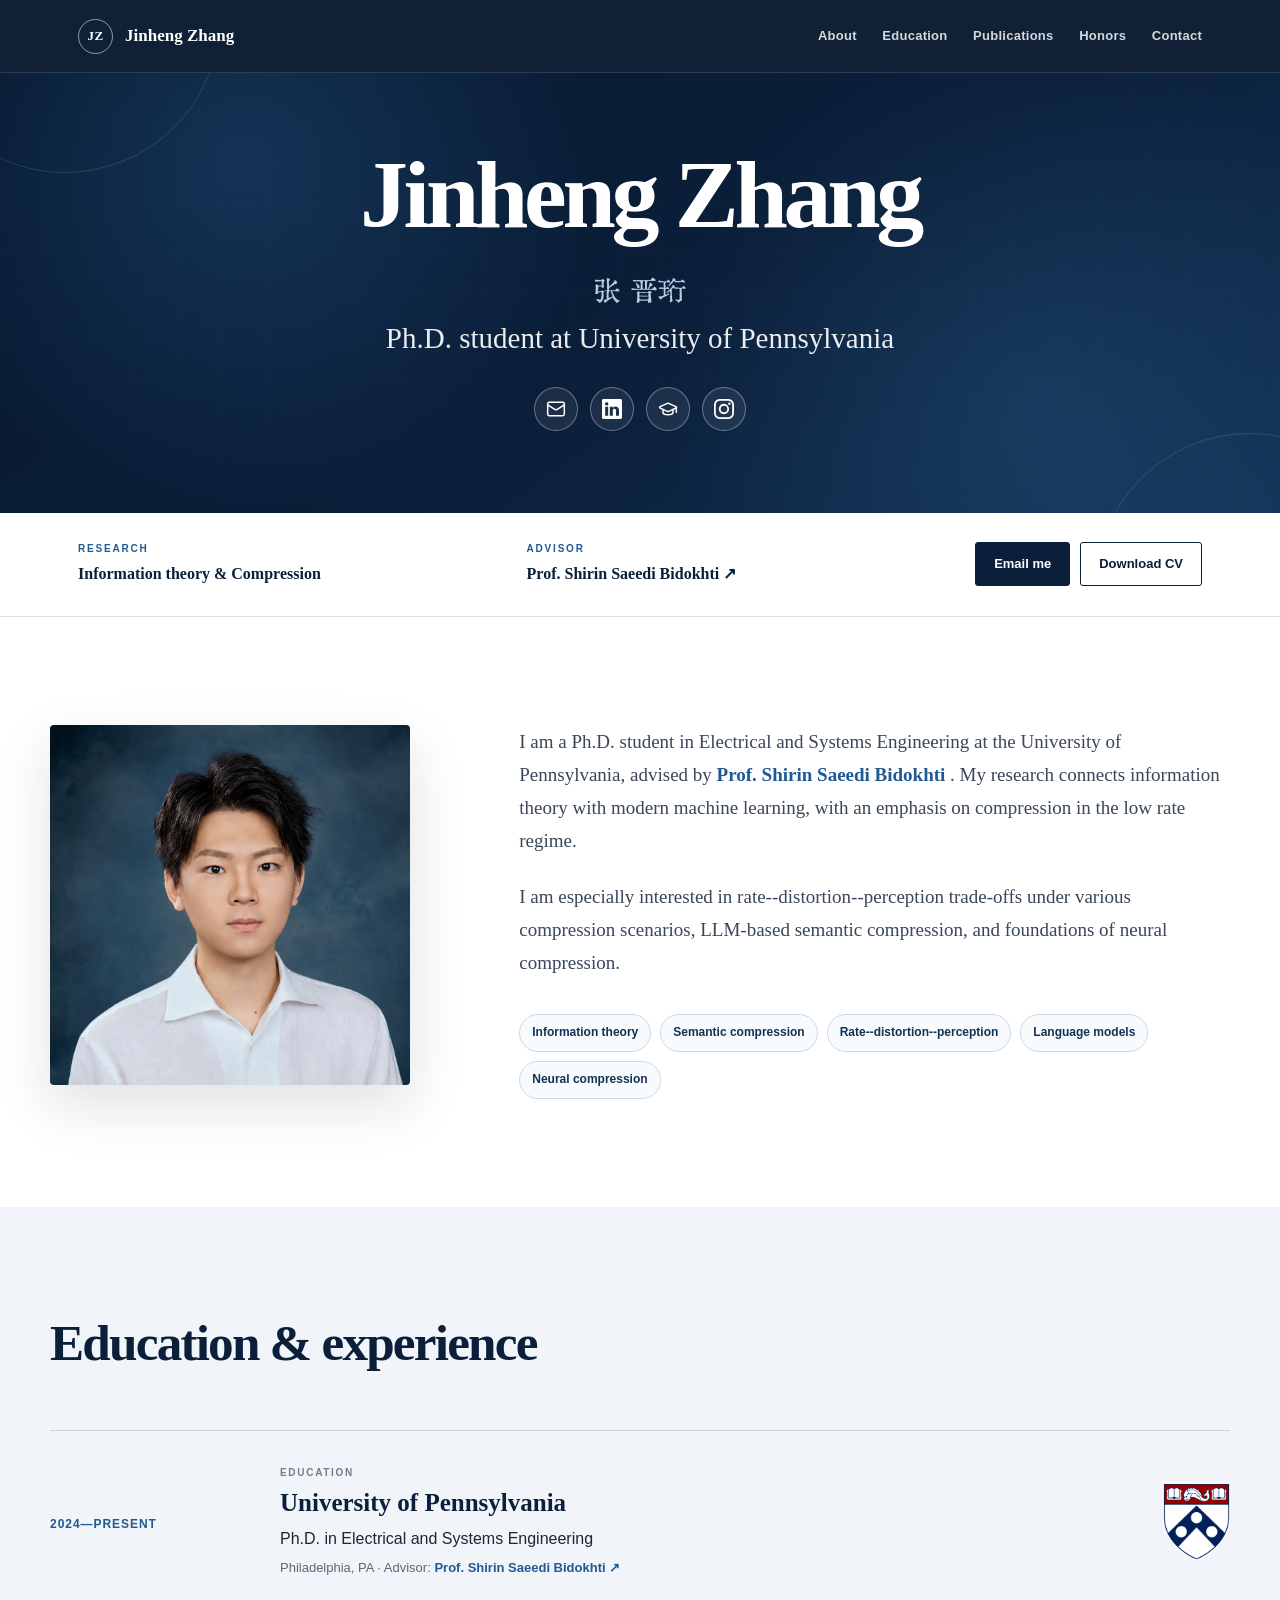
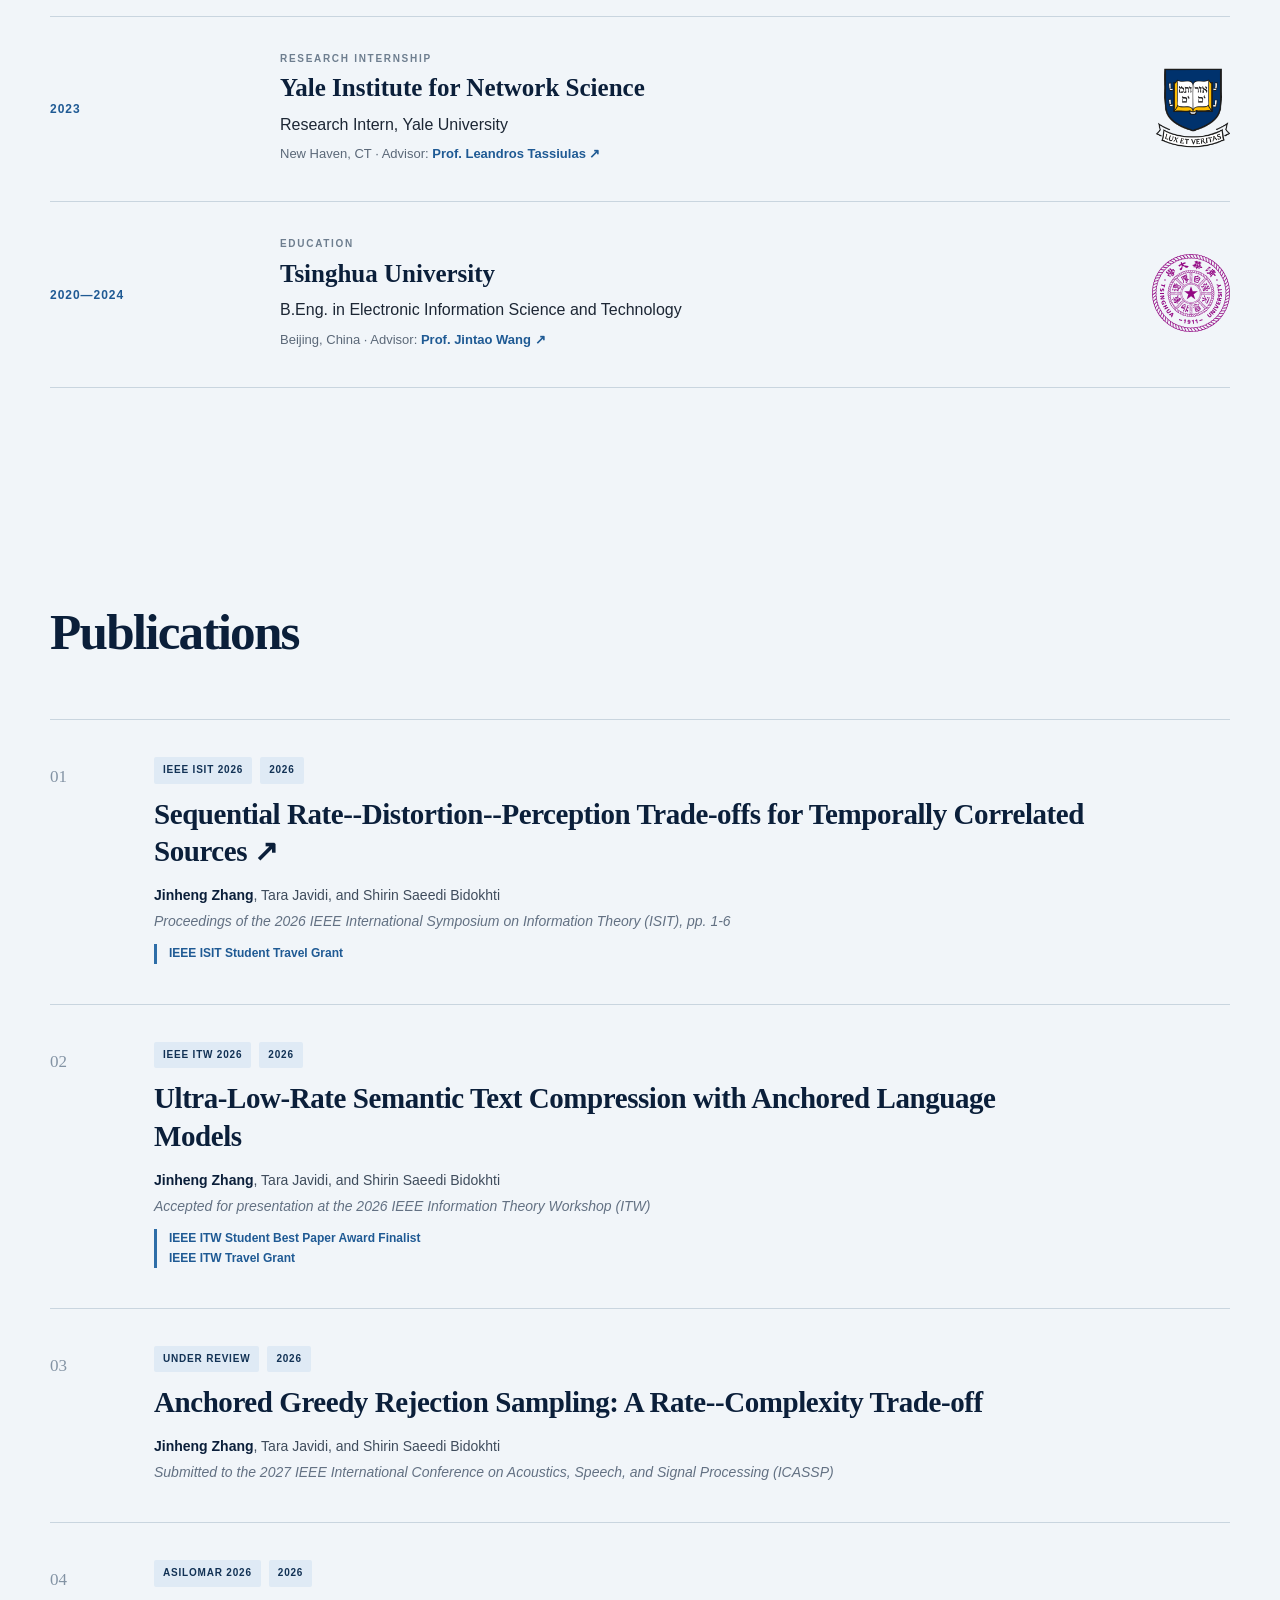
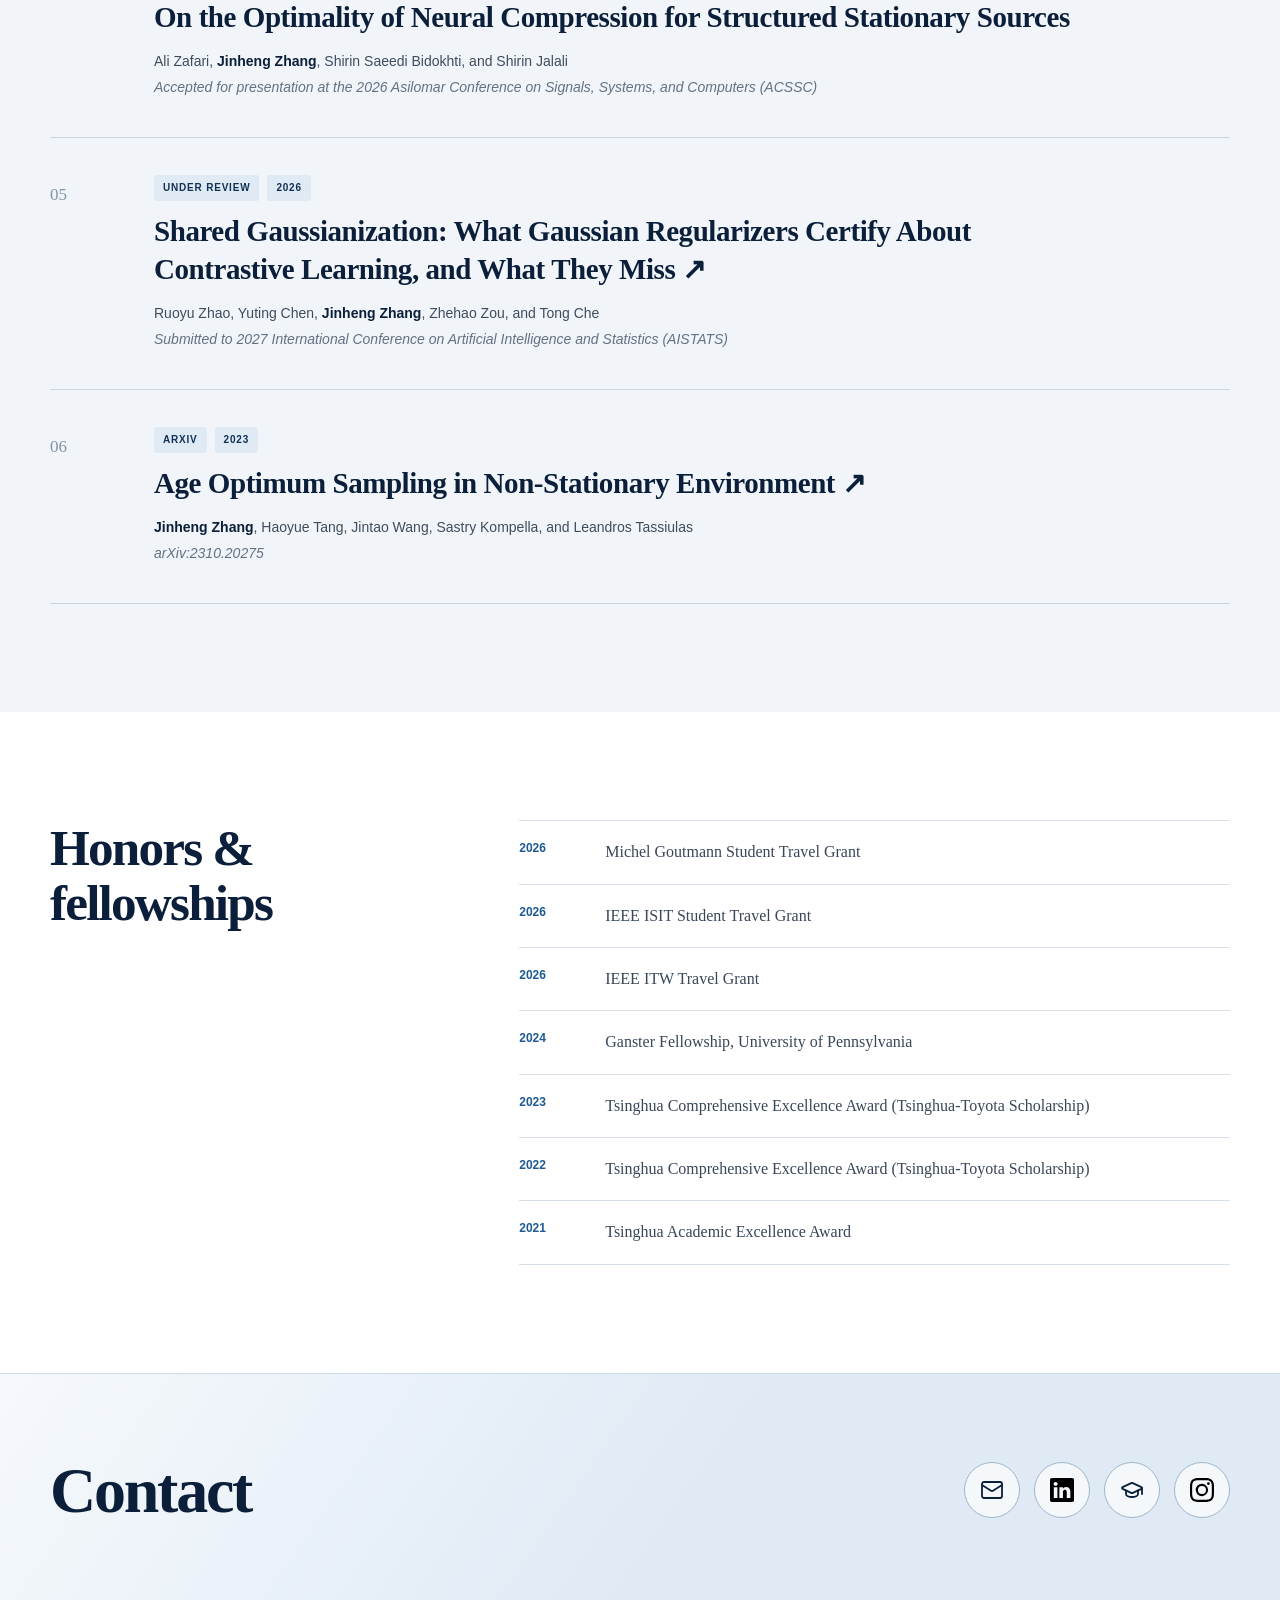
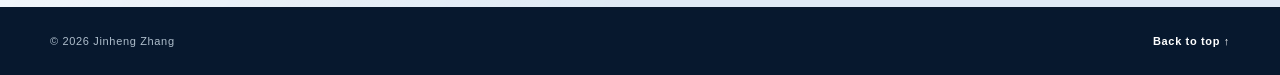
<file: index.html>
<!DOCTYPE html>
<html lang="en">
<head>
<meta charSet="utf-8"/>
<meta name="viewport" content="width=device-width, initial-scale=1"/>
<link rel="preload" href="images/icons/linkedin.svg" as="image"/>
<link rel="preload" href="images/icons/instagram.svg" as="image"/>
<link rel="preload" href="images/Jinheng.png" as="image"/>
<link rel="stylesheet" href="styles.css"/>
<title>Jinheng Zhang | Ph.D. Student at Penn</title>
<meta name="description" content="Jinheng Zhang is a Ph.D. student at the University of Pennsylvania researching information theory, semantic compression, and learning-enabled communication."/>
<meta name="keywords" content="Jinheng Zhang,information theory,semantic compression,rate--distortion--perception,University of Pennsylvania"/>
<link rel="shortcut icon" href="favicon.png"/>
<link rel="icon" href="favicon.png"/>
</head>
<body>
<a class="skip-link" href="#main-content">Skip to content</a>
<header class="site-header">
<div class="nav-shell">
<a class="wordmark" href="#top" aria-label="Jinheng Zhang, home">
<span class="wordmark-mark">JZ</span>
<span class="wordmark-name">Jinheng Zhang</span>
</a>
<nav aria-label="Primary navigation">
<a href="#about">About</a>
<a href="#experience">Education</a>
<a href="#publications">Publications</a>
<a href="#honors">Honors</a>
<a href="#contact">Contact</a>
</nav>
</div>
</header>
<main id="main-content">
<section class="hero" id="top" aria-labelledby="hero-title">
<div class="hero-grid" aria-hidden="true">
</div>
<div class="hero-content">
<h1 id="hero-title">Jinheng Zhang</h1>
<p class="hero-chinese-name">张 晋珩</p>
<p class="hero-subtitle">Ph.D. student at University of Pennsylvania</p>
<div class="social-links social-links-hero" aria-label="Profile links">
<a href="mailto:jinhengz@seas.upenn.edu" aria-label="Email" title="Email">
<svg xmlns="http://www.w3.org/2000/svg" width="24" height="24" viewBox="0 0 24 24" fill="none" stroke="currentColor" stroke-width="1.8" stroke-linecap="round" stroke-linejoin="round" class="lucide lucide-mail" aria-hidden="true">
<path d="m22 7-8.991 5.727a2 2 0 0 1-2.009 0L2 7">
</path>
<rect x="2" y="4" width="20" height="16" rx="2">
</rect>
</svg>
</a>
<a href="https://www.linkedin.com/in/jinheng-zhang-576355339" aria-label="LinkedIn" title="LinkedIn" target="_blank" rel="noopener noreferrer">
<img class="brand-icon" src="images/icons/linkedin.svg" alt="" aria-hidden="true"/>
</a>
<a href="https://scholar.google.com/citations?hl=en&amp;user=C7xYknQAAAAJ&amp;view_op=list_works&amp;gmla=AKCpqFz8YsG2mXXarUJTrsp6jP7UH0K4ietNC1HtQ9ViM9ivWyej64g7RHxRxiCeKOd6Vp4PbiGHtLFnL5A6MLVl" aria-label="Google Scholar" title="Google Scholar" target="_blank" rel="noopener noreferrer">
<svg xmlns="http://www.w3.org/2000/svg" width="24" height="24" viewBox="0 0 24 24" fill="none" stroke="currentColor" stroke-width="1.8" stroke-linecap="round" stroke-linejoin="round" class="lucide lucide-graduation-cap" aria-hidden="true">
<path d="M21.42 10.922a1 1 0 0 0-.019-1.838L12.83 5.18a2 2 0 0 0-1.66 0L2.6 9.08a1 1 0 0 0 0 1.832l8.57 3.908a2 2 0 0 0 1.66 0z">
</path>
<path d="M22 10v6">
</path>
<path d="M6 12.5V16a6 3 0 0 0 12 0v-3.5">
</path>
</svg>
</a>
<a href="https://www.instagram.com/___ashitaka___/" aria-label="Instagram" title="Instagram" target="_blank" rel="noopener noreferrer">
<img class="brand-icon" src="images/icons/instagram.svg" alt="" aria-hidden="true"/>
</a>
</div>
</div>
</section>
<section class="profile-strip" aria-label="Profile links">
<div class="profile-strip-inner">
<div class="profile-fact">
<span>Research</span>
<strong>Information theory &amp; Compression</strong>
</div>
<div class="profile-fact">
<span>Advisor</span>
<a href="https://www.engineering.upenn.edu/~saeedi/" target="_blank" rel="noopener noreferrer">Prof. Shirin Saeedi Bidokhti ↗<span class="visually-hidden"> (opens in a new tab)</span>
</a>
</div>
<div class="profile-actions">
<a class="button button-primary" href="mailto:jinhengz@seas.upenn.edu">Email me</a>
<a class="button button-ghost" href="Jinheng_Zhang_CV.pdf" download="">Download CV</a>
</div>
</div>
</section>
<section class="section section-white" id="about">
<div class="section-shell split-layout">
<div class="portrait-wrap">
<img class="portrait" src="images/Jinheng.png" alt="Portrait of Jinheng Zhang" width="1016" height="1016"/>
</div>
<div class="about-copy">
<p>I am a Ph.D. student in Electrical and Systems Engineering at the University of Pennsylvania, advised by <a href="https://www.engineering.upenn.edu/~saeedi/" target="_blank" rel="noopener noreferrer">Prof. Shirin Saeedi Bidokhti<span class="visually-hidden"> (opens in a new tab)</span>
</a>. My research connects information theory with modern machine learning, with an emphasis on compression in the low rate regime.</p>
<p>I am especially interested in rate--distortion--perception trade-offs under various compression scenarios, LLM-based semantic compression, and foundations of neural compression.</p>
<div class="topic-list" aria-label="Research interests">
<span>Information theory</span>
<span>Semantic compression</span>
<span>Rate--distortion--perception</span>
<span>Language models</span>
<span>Neural compression</span>
</div>
</div>
</div>
</section>
<section class="section section-tint" id="experience">
<div class="section-shell">
<div class="section-heading-row">
<h2>Education &amp; experience</h2>
</div>
<div class="timeline">
<article class="timeline-item">
<div class="timeline-date">2024—Present</div>
<div class="timeline-content">
<p class="timeline-type">Education</p>
<h3>University of Pennsylvania</h3>
<p>Ph.D. in Electrical and Systems Engineering</p>
<p class="timeline-detail">Philadelphia, PA · Advisor: <a href="https://www.engineering.upenn.edu/~saeedi/" target="_blank" rel="noopener noreferrer">Prof. Shirin Saeedi Bidokhti ↗<span class="visually-hidden"> (opens in a new tab)</span>
</a>
</p>
</div>
<div class="timeline-logo-wrap">
<img class="timeline-logo timeline-logo-emblem timeline-logo-penn" src="images/logos/penn-emblem.png" alt="University of Pennsylvania logo" width="1600" height="1067" loading="lazy"/>
</div>
</article>
<article class="timeline-item">
<div class="timeline-date">2023</div>
<div class="timeline-content">
<p class="timeline-type">Research internship</p>
<h3>Yale Institute for Network Science</h3>
<p>Research Intern, Yale University</p>
<p class="timeline-detail">New Haven, CT · Advisor: <a href="https://engineering.yale.edu/research-and-faculty/faculty-directory/leandros-tassiulas" target="_blank" rel="noopener noreferrer">Prof. Leandros Tassiulas ↗<span class="visually-hidden"> (opens in a new tab)</span>
</a>
</p>
</div>
<div class="timeline-logo-wrap">
<img class="timeline-logo timeline-logo-emblem timeline-logo-yale" src="images/logos/yale-emblem.png" alt="Yale University logo" width="2048" height="1152" loading="lazy"/>
</div>
</article>
<article class="timeline-item">
<div class="timeline-date">2020—2024</div>
<div class="timeline-content">
<p class="timeline-type">Education</p>
<h3>Tsinghua University</h3>
<p>B.Eng. in Electronic Information Science and Technology</p>
<p class="timeline-detail">Beijing, China · Advisor: <a href="https://web.ee.tsinghua.edu.cn/wangjingtao/en/index/4225/list/index.htm" target="_blank" rel="noopener noreferrer">Prof. Jintao Wang ↗<span class="visually-hidden"> (opens in a new tab)</span>
</a>
</p>
</div>
<div class="timeline-logo-wrap">
<img class="timeline-logo timeline-logo-seal" src="images/logos/tsinghua.svg" alt="Tsinghua University logo" width="284" height="284" loading="lazy"/>
</div>
</article>
</div>
</div>
</section>
<section class="section section-tint" id="publications">
<div class="section-shell">
<div class="section-heading-row">
<h2>Publications</h2>
</div>
<div class="publication-list">
<article class="publication">
<div class="publication-index" aria-hidden="true">01</div>
<div class="publication-main">
<div class="publication-meta">
<span>IEEE ISIT 2026</span>
<span>2026</span>
</div>
<h3>
<a href="https://ieeexplore.ieee.org/document/11654112/" target="_blank" rel="noopener noreferrer">Sequential Rate--Distortion--Perception Trade-offs for Temporally Correlated Sources ↗<span class="visually-hidden"> (opens in a new tab)</span>
</a>
</h3>
<p class="publication-authors">
<span>
<strong>Jinheng Zhang</strong>, Tara Javidi, and Shirin Saeedi Bidokhti</span>
</p>
<p class="publication-venue">Proceedings of the 2026 IEEE International Symposium on Information Theory (ISIT), pp. 1-6</p>
<p class="publication-note">IEEE ISIT Student Travel Grant</p>
</div>
</article>
<article class="publication">
<div class="publication-index" aria-hidden="true">02</div>
<div class="publication-main">
<div class="publication-meta">
<span>IEEE ITW 2026</span>
<span>2026</span>
</div>
<h3>Ultra-Low-Rate Semantic Text Compression with Anchored Language Models</h3>
<p class="publication-authors">
<span>
<strong>Jinheng Zhang</strong>, Tara Javidi, and Shirin Saeedi Bidokhti</span>
</p>
<p class="publication-venue">Accepted for presentation at the 2026 IEEE Information Theory Workshop (ITW)</p>
<p class="publication-note">
IEEE ITW Student Best Paper Award Finalist<br>
IEEE ITW Travel Grant
</p>
</div>
</article>
<article class="publication">
<div class="publication-index" aria-hidden="true">03</div>
<div class="publication-main">
<div class="publication-meta">
<span>Under review</span>
<span>2026</span>
</div>
<h3>Anchored Greedy Rejection Sampling: A Rate--Complexity Trade-off</h3>
<p class="publication-authors">
<span>
<strong>Jinheng Zhang</strong>, Tara Javidi, and Shirin Saeedi Bidokhti</span>
</p>
<p class="publication-venue">Submitted to the 2027 IEEE International Conference on Acoustics, Speech, and Signal Processing (ICASSP)</p>
</div>
</article>
<article class="publication">
<div class="publication-index" aria-hidden="true">04</div>
<div class="publication-main">
<div class="publication-meta">
<span>Asilomar 2026</span>
<span>2026</span>
</div>
<h3>On the Optimality of Neural Compression for Structured Stationary Sources</h3>
<p class="publication-authors">
<span>Ali Zafari, </span>
<span>
<strong>Jinheng Zhang</strong>, Shirin Saeedi Bidokhti, and Shirin Jalali</span>
</p>
<p class="publication-venue">Accepted for presentation at the 2026 Asilomar Conference on Signals, Systems, and Computers (ACSSC)</p>
</div>
</article>
<article class="publication">
<div class="publication-index" aria-hidden="true">05</div>
<div class="publication-main">
<div class="publication-meta">
<span>UNDER REVIEW</span>
<span>2026</span>
</div>
<h3>
<a href="https://arxiv.org/abs/2610.10299" target="_blank" rel="noopener noreferrer">Shared Gaussianization: What Gaussian Regularizers Certify About Contrastive Learning, and What They Miss ↗<span class="visually-hidden"> (opens in a new tab)</span>
</a>
</h3>
<p class="publication-authors">
<span>Ruoyu Zhao, Yuting Chen, <strong>Jinheng Zhang</strong>, Zhehao Zou, and Tong Che</span>
</p>
<p class="publication-venue">Submitted to 2027 International Conference on Artificial Intelligence and Statistics (AISTATS)</p>
</div>
</article>
<article class="publication">
<div class="publication-index" aria-hidden="true">06</div>
<div class="publication-main">
<div class="publication-meta">
<span>arXiv</span>
<span>2023</span>
</div>
<h3>
<a href="https://arxiv.org/abs/2310.20275" target="_blank" rel="noopener noreferrer">Age Optimum Sampling in Non-Stationary Environment ↗<span class="visually-hidden"> (opens in a new tab)</span>
</a>
</h3>
<p class="publication-authors">
<span>
<strong>Jinheng Zhang</strong>, Haoyue Tang, Jintao Wang, Sastry Kompella, and Leandros Tassiulas</span>
</p>
<p class="publication-venue">arXiv:2310.20275</p>
</div>
</article>
</div>
</div>
</section>
<section class="section section-white" id="honors">
<div class="section-shell split-layout">
<div>
<h2>Honors &amp; fellowships</h2>
</div>
<div class="honor-list">
<div class="honor-row">
<span>2026</span>
<p>Michel Goutmann Student Travel Grant</p>
</div>
<div class="honor-row">
<span>2026</span>
<p>IEEE ISIT Student Travel Grant</p>
</div>
<div class="honor-row">
<span>2026</span>
<p>IEEE ITW Travel Grant</p>
</div>
<div class="honor-row">
<span>2024</span>
<p>Ganster Fellowship, University of Pennsylvania</p>
</div>
<div class="honor-row">
<span>2023</span>
<p>Tsinghua Comprehensive Excellence Award (Tsinghua-Toyota Scholarship)</p>
</div>
<div class="honor-row">
<span>2022</span>
<p>Tsinghua Comprehensive Excellence Award (Tsinghua-Toyota Scholarship)</p>
</div>
<div class="honor-row">
<span>2021</span>
<p>Tsinghua Academic Excellence Award</p>
</div>
</div>
</div>
</section>
<section class="contact-band" id="contact" aria-labelledby="contact-title">
<div class="section-shell contact-inner">
<h2 id="contact-title">Contact</h2>
<div class="social-links social-links-contact" aria-label="Profile links">
<a href="mailto:jinhengz@seas.upenn.edu" aria-label="Email" title="Email">
<svg xmlns="http://www.w3.org/2000/svg" width="24" height="24" viewBox="0 0 24 24" fill="none" stroke="currentColor" stroke-width="1.8" stroke-linecap="round" stroke-linejoin="round" class="lucide lucide-mail" aria-hidden="true">
<path d="m22 7-8.991 5.727a2 2 0 0 1-2.009 0L2 7">
</path>
<rect x="2" y="4" width="20" height="16" rx="2">
</rect>
</svg>
</a>
<a href="https://www.linkedin.com/in/jinheng-zhang-576355339" aria-label="LinkedIn" title="LinkedIn" target="_blank" rel="noopener noreferrer">
<img class="brand-icon" src="images/icons/linkedin.svg" alt="" aria-hidden="true"/>
</a>
<a href="https://scholar.google.com/citations?hl=en&amp;user=C7xYknQAAAAJ&amp;view_op=list_works&amp;gmla=AKCpqFz8YsG2mXXarUJTrsp6jP7UH0K4ietNC1HtQ9ViM9ivWyej64g7RHxRxiCeKOd6Vp4PbiGHtLFnL5A6MLVl" aria-label="Google Scholar" title="Google Scholar" target="_blank" rel="noopener noreferrer">
<svg xmlns="http://www.w3.org/2000/svg" width="24" height="24" viewBox="0 0 24 24" fill="none" stroke="currentColor" stroke-width="1.8" stroke-linecap="round" stroke-linejoin="round" class="lucide lucide-graduation-cap" aria-hidden="true">
<path d="M21.42 10.922a1 1 0 0 0-.019-1.838L12.83 5.18a2 2 0 0 0-1.66 0L2.6 9.08a1 1 0 0 0 0 1.832l8.57 3.908a2 2 0 0 0 1.66 0z">
</path>
<path d="M22 10v6">
</path>
<path d="M6 12.5V16a6 3 0 0 0 12 0v-3.5">
</path>
</svg>
</a>
<a href="https://www.instagram.com/___ashitaka___/" aria-label="Instagram" title="Instagram" target="_blank" rel="noopener noreferrer">
<img class="brand-icon" src="images/icons/instagram.svg" alt="" aria-hidden="true"/>
</a>
</div>
</div>
</section>
</main>
<footer>
<div class="footer-inner">
<p>© 2026 Jinheng Zhang</p>
<a href="#top">Back to top ↑</a>
</div>
</footer>
</body>
</html>
</file>
